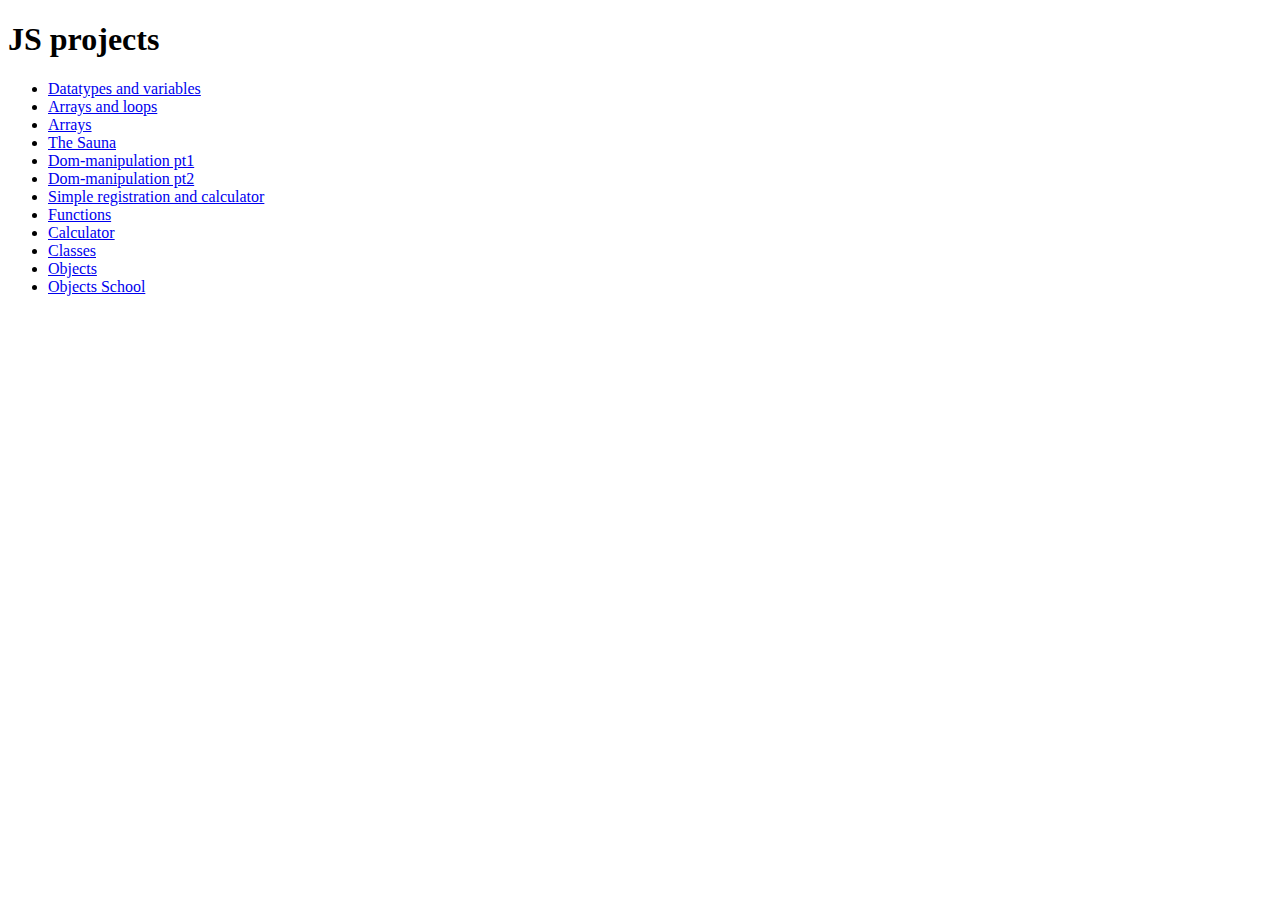
<file: index.html>
<!DOCTYPE html>
<html lang="en">
  <head>
    <meta charset="UTF-8" />
    <meta name="viewport" content="width=device-width, initial-scale=1.0" />
    <title>Document</title>
  </head>
  <body>
    <h1>JS projects</h1>
    <ul>
      <li>
        <a href="./datatypes/datatypesAndVariables.html">Datatypes and variables</a>
      </li>
      <li><a href="arrays/arrayAndLoop.html">Arrays and loops</a></li>
      <li><a href="arrays/array.html">Arrays</a></li>
      <li><a href="arrays/theSauna.html">The Sauna</a></li>
      <li>
        <a href="./dom-manipulation/dom-manipulation/index.html">Dom-manipulation pt1</a>
      </li>
      <li>
        <a href="./dom-manipulation/dom-manipulation/index.html">Dom-manipulation pt2</a>
      </li>
      <li>
        <a href="./simple-registration/registration.html">Simple registration and calculator</a>
      </li>
      <li>
        <a href="./functions/function.html">Functions</a>
      </li>
      <li>
        <a href="./calculator/index.html">Calculator</a>
      </li>
      <li>
        <a href="./classes/index.html">Classes</a>
      </li>
      <li>
        <a href="./objects/objects.html">Objects</a>
      </li>
      <li>
        <a href="./objects/objectsSchool.html">Objects School</a>
      </li>
    </ul>
  </body>
</html>
</file>
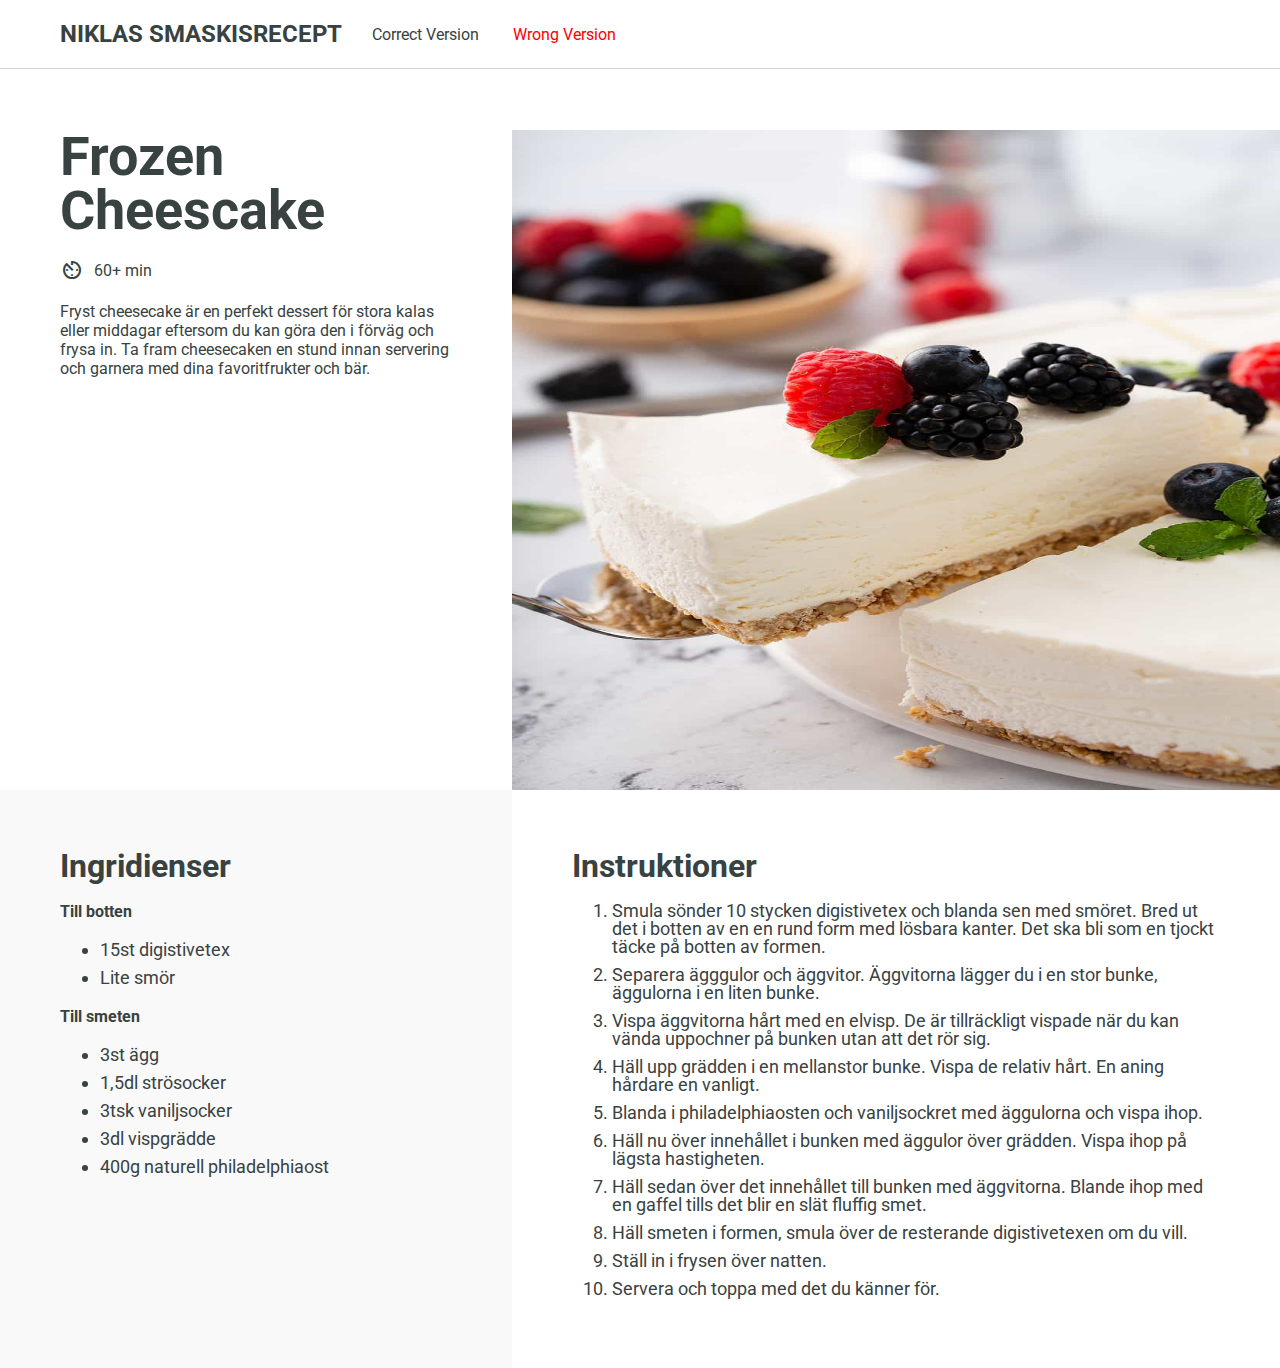
<file: dom-manipulation/dom-manipulation/index.html>
<!DOCTYPE html>
<html lang="en">
  <head>
    <meta charset="UTF-8" />
    <meta name="viewport" content="width=device-width, initial-scale=1.0" />
    <title>Dom Manipulation</title>
    <link href="https://fonts.googleapis.com/icon?family=Material+Icons" rel="stylesheet" />
    <link rel="preconnect" href="https://fonts.googleapis.com" />
    <link rel="preconnect" href="https://fonts.gstatic.com" crossorigin />
    <link
      href="https://fonts.googleapis.com/css2?family=Roboto:ital,wght@0,400;0,700;1,300&display=swap"
      rel="stylesheet"
    />
    <link rel="stylesheet" href="index.css" />
  </head>
  <body>
    <header>
      <p class="logo-text">Niklas smaskisrecept</p>
      <nav>
        <a href="index.html">Correct Version</a>
        <a href="wrong.html" class="wrong-link">Wrong Version</a>
      </nav>
    </header>

    <main>
      <section class="introduction">
        <article class="description-container">
          <h1 id="recipe-name">Frozen Cheescake</h1>
          <div class="time-container">
            <span class="material-icons"> av_timer </span><span class="time">60+ min</span>
          </div>
          <p class="description">
            Fryst cheesecake är en perfekt dessert för stora kalas eller middagar eftersom du kan
            göra den i förväg och frysa in. Ta fram cheesecaken en stund innan servering och garnera
            med dina favoritfrukter och bär.
          </p>
        </article>
        <article class="image-container">
          <img src="assets/frozen-cheesecake-slice.jpg" alt="Slice of Frozen Cheescake" />
        </article>
      </section>
      <section class="how-to-do">
        <article class="ingredients-container">
          <h3 class="ingredients">Ingridienser</h3>
          <h4 class="to-bottom">Till botten</h4>
          <ul class="ingredients-list-bottom">
            <li>15st digistivetex</li>
            <li>Lite smör</li>
          </ul>
          <h4 class="to-paste">Till smeten</h4>
          <ul class="ingredients-list-paste">
            <li>3st ägg</li>
            <li>1,5dl strösocker</li>
            <li>3tsk vaniljsocker</li>
            <li>3dl vispgrädde</li>
            <li>400g naturell philadelphiaost</li>
          </ul>
        </article>
        <article class="instructions-container">
          <h3 class="instructions">Instruktioner</h3>
          <ol class="instructions-list">
            <li>
              Smula sönder 10 stycken digistivetex och blanda sen med smöret. Bred ut det i botten
              av en en rund form med lösbara kanter. Det ska bli som en tjockt täcke på botten av
              formen.
            </li>
            <li>
              Separera ägggulor och äggvitor. Äggvitorna lägger du i en stor bunke, äggulorna i en
              liten bunke.
            </li>
            <li>
              Vispa äggvitorna hårt med en elvisp. De är tillräckligt vispade när du kan vända
              uppochner på bunken utan att det rör sig.
            </li>
            <li>
              Häll upp grädden i en mellanstor bunke. Vispa de relativ hårt. En aning hårdare en
              vanligt.
            </li>
            <li>Blanda i philadelphiaosten och vaniljsockret med äggulorna och vispa ihop.</li>
            <li>
              Häll nu över innehållet i bunken med äggulor över grädden. Vispa ihop på lägsta
              hastigheten.
            </li>
            <li>
              Häll sedan över det innehållet till bunken med äggvitorna. Blande ihop med en gaffel
              tills det blir en slät fluffig smet.
            </li>
            <li>Häll smeten i formen, smula över de resterande digistivetexen om du vill.</li>
            <li>Ställ in i frysen över natten.</li>
            <li>Servera och toppa med det du känner för.</li>
          </ol>
        </article>
      </section>
    </main>
    <script src="getItems.js"></script>
  </body>
</html>
</file>
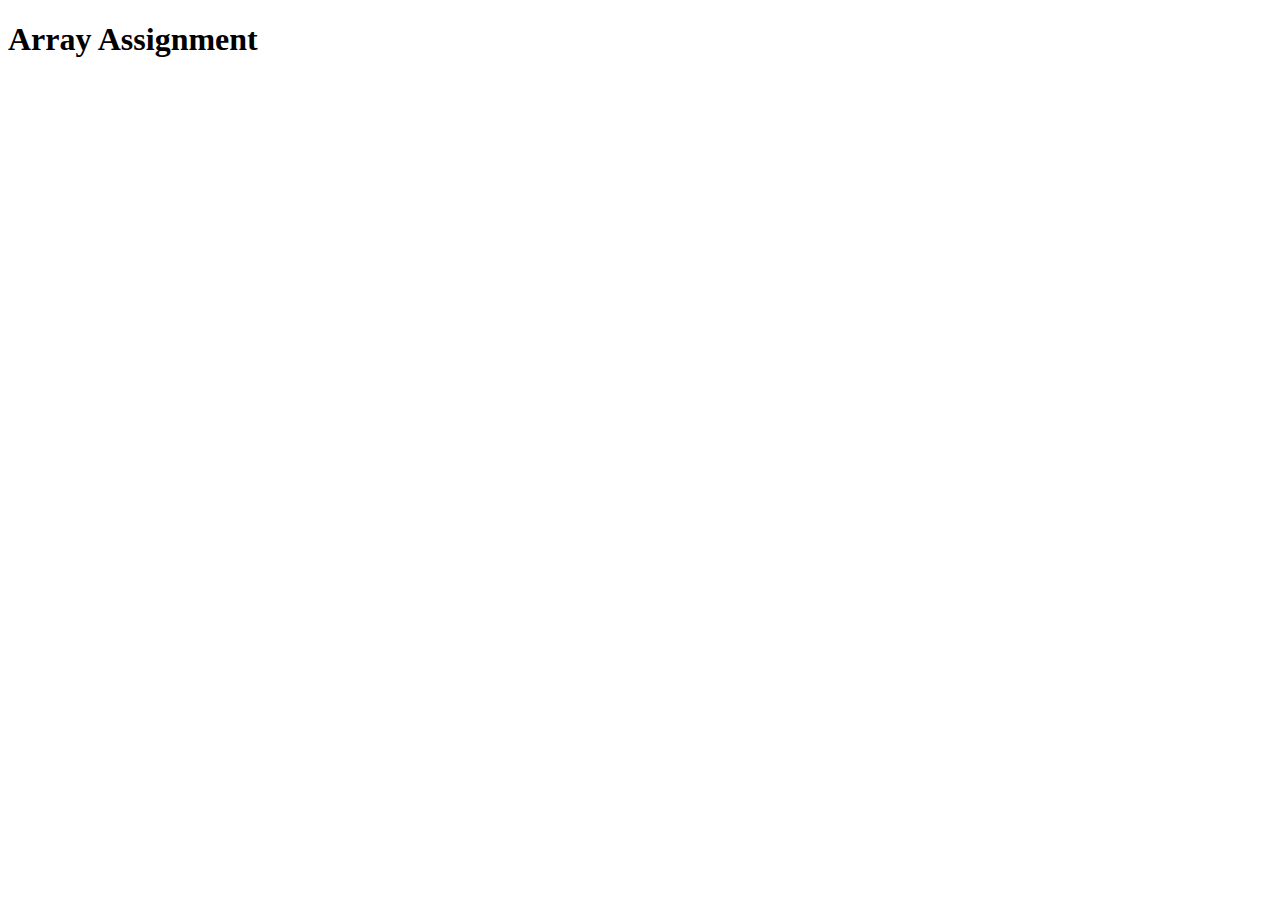
<file: arrays/array.html>
<!DOCTYPE html>
<html lang="en">
<head>
    <meta charset="UTF-8">
    <meta name="viewport" content="width=device-width, initial-scale=1.0">
    <title>Array</title>
</head>
<body>
    <h1>Array Assignment</h1>
    <script src="array.js"></script>
</body>
</html>
</file>
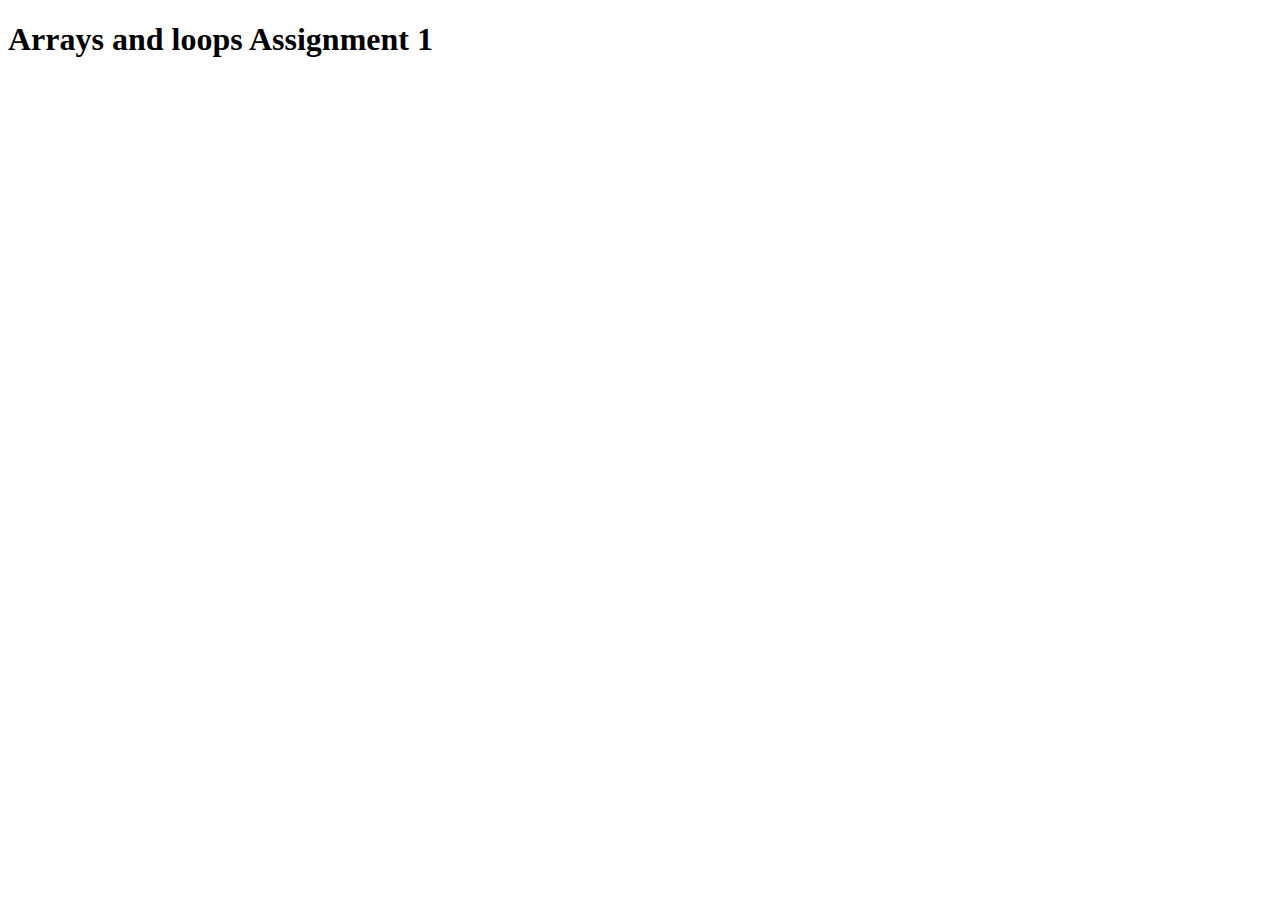
<file: arrays/arrayAndLoop.html>
<!DOCTYPE html>
<html lang="en">
  <head>
    <meta charset="UTF-8" />
    <meta name="viewport" content="width=device-width, initial-scale=1.0" />
    <title>Arrays and loops</title>
  </head>
  <body>
    <h1>Arrays and loops Assignment 1</h1>

    <script src="arrayAndLoop.js"></script>
  </body>
</html>
</file>
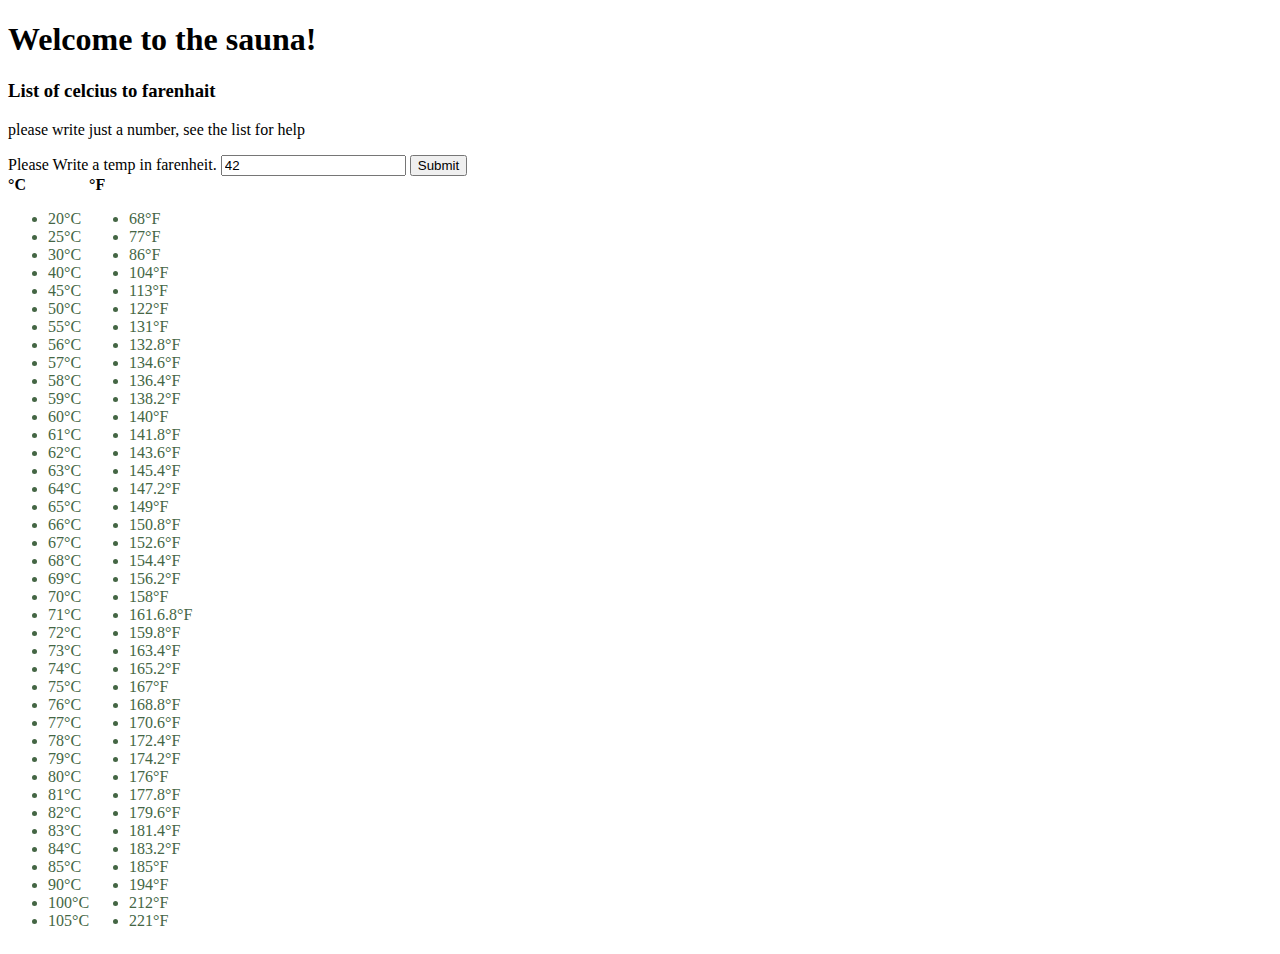
<file: arrays/theSauna.html>
<!DOCTYPE html>
<html lang="en">
  <head>
    <meta charset="UTF-8" />
    <meta name="viewport" content="width=device-width, initial-scale=1.0" />
    <title>The sauna</title>
  </head>
  <body>
    <h1>Welcome to the sauna!</h1>
    <h3>List of celcius to farenhait</h3>
    <p>please write just a number, see the list for help</p>

    <label for="userInput">Please Write a temp in farenheit.</label>
    <input type="number" name="userInput" id="userInput" value="42" />
    <input type="button" value="Submit" onclick="inputResponse()" />
    <div class="list-container">
      <div>
        <strong>°C</strong>
        <ul>
          <li>20°C</li>
          <li>25°C</li>
          <li>30°C</li>
          <li>40°C</li>
          <li>45°C</li>
          <li>50°C</li>
          <li>55°C</li>
          <li>56°C</li>
          <li>57°C</li>
          <li>58°C</li>
          <li>59°C</li>
          <li>60°C</li>
          <li>61°C</li>
          <li>62°C</li>
          <li>63°C</li>
          <li>64°C</li>
          <li>65°C</li>
          <li>66°C</li>
          <li>67°C</li>
          <li>68°C</li>
          <li>69°C</li>
          <li>70°C</li>
          <li>71°C</li>
          <li>72°C</li>
          <li>73°C</li>
          <li>74°C</li>
          <li>75°C</li>
          <li>76°C</li>
          <li>77°C</li>
          <li>78°C</li>
          <li>79°C</li>
          <li>80°C</li>
          <li>81°C</li>
          <li>82°C</li>
          <li>83°C</li>
          <li>84°C</li>
          <li>85°C</li>
          <li>90°C</li>
          <li>100°C</li>
          <li>105°C</li>
        </ul>
      </div>

      <div>
        <strong>°F</strong>
        <ul>
          <li>68°F</li>
          <li>77°F</li>
          <li>86°F</li>
          <li>104°F</li>
          <li>113°F</li>
          <li>122°F</li>
          <li>131°F</li>
          <li>132.8°F</li>
          <li>134.6°F</li>
          <li>136.4°F</li>
          <li>138.2°F</li>
          <li>140°F</li>
          <li>141.8°F</li>
          <li>143.6°F</li>
          <li>145.4°F</li>
          <li>147.2°F</li>
          <li>149°F</li>
          <li>150.8°F</li>
          <li>152.6°F</li>
          <li>154.4°F</li>
          <li>156.2°F</li>
          <li>158°F</li>
          <li>161.6.8°F</li>
          <li>159.8°F</li>
          <li>163.4°F</li>
          <li>165.2°F</li>
          <li>167°F</li>
          <li>168.8°F</li>
          <li>170.6°F</li>
          <li>172.4°F</li>
          <li>174.2°F</li>
          <li>176°F</li>
          <li>177.8°F</li>
          <li>179.6°F</li>
          <li>181.4°F</li>
          <li>183.2°F</li>
          <li>185°F</li>
          <li>194°F</li>
          <li>212°F</li>
          <li>221°F</li>
        </ul>
      </div>
    </div>
    <script src="sauna.js"></script>
  </body>
</html>
<style>
  .list-container {
    display: flex;
    flex-direction: row;
  }
  .strong {
    text-align: center;
  }
  ul {
    text-decoration: none;
  }
  ul:nth-of-type(1) {
    color: #464;
  }
</style>
</file>
<file: dom-manipulation/dom-manipulation/index.css>
* {
  box-sizing: border-box;
  color: #384241;
  font-family: "Roboto", sans-serif;
  font-size: 16px;
  margin: 0;
}

body {
  background-color: white;
  padding-top: 70px;
}


header {
  align-items: center;
  background-color: white;
  border-bottom: 1px solid lightgray;
  gap: 30px;
  display: flex;
  padding: 20px 20px 20px 60px;

  position: fixed;
  left: 0;
  right: 0;
  top: 0;
}

header a {
  color: #384241;
  margin-right: 20px;
  padding-right: 10px;
  text-decoration: none;
}

header a:hover {
  font-weight: 700;
  padding-right: 7.5px;
  text-decoration: underline;
}

header a.wrong-link {
  color: red;
}

img {
  height: 100%;
  width: 100%;
}

.logo-text {
  font-size: 24px;
  font-weight: 700;
  text-transform: uppercase;
}

.introduction {
  display: flex;
  justify-content: space-between;
  height: 80vh;
  padding-top: 60px;
}

.introduction .description-container {
  padding-inline: 60px;
  width: 40%;
}

.introduction .description-container .time-container {
  align-items: center;
  display: flex;
  gap: 10px;
  margin-bottom: 20px;
}

.introduction .description-container #recipe-name {
  font-size: 54px;
  line-height: 54px;
  margin-bottom: 20px;
}

.introduction .image-container {
  width: 60%;
}

.how-to-do {
  display: flex;
}

.how-to-do .ingredients-container {
  background-color: #f9f9f9;
  padding: 60px;
  width: 40%;
}

.how-to-do .instructions-container {
  padding: 60px;
  width: 60%;
}

.how-to-do .ingredients,
.how-to-do .instructions {
  font-size: 32px;
  line-height: 32px;
  margin-bottom: 20px;
}

.how-to-do .to-bottom,
.how-to-do .to-paste {
  font-size: 18;
  font-weight: 700;
  margin-block: 20px;
}

.how-to-do li {
  font-size: 18px;
  line-height: 18px;
  margin-bottom: 10px;
}
</file>
